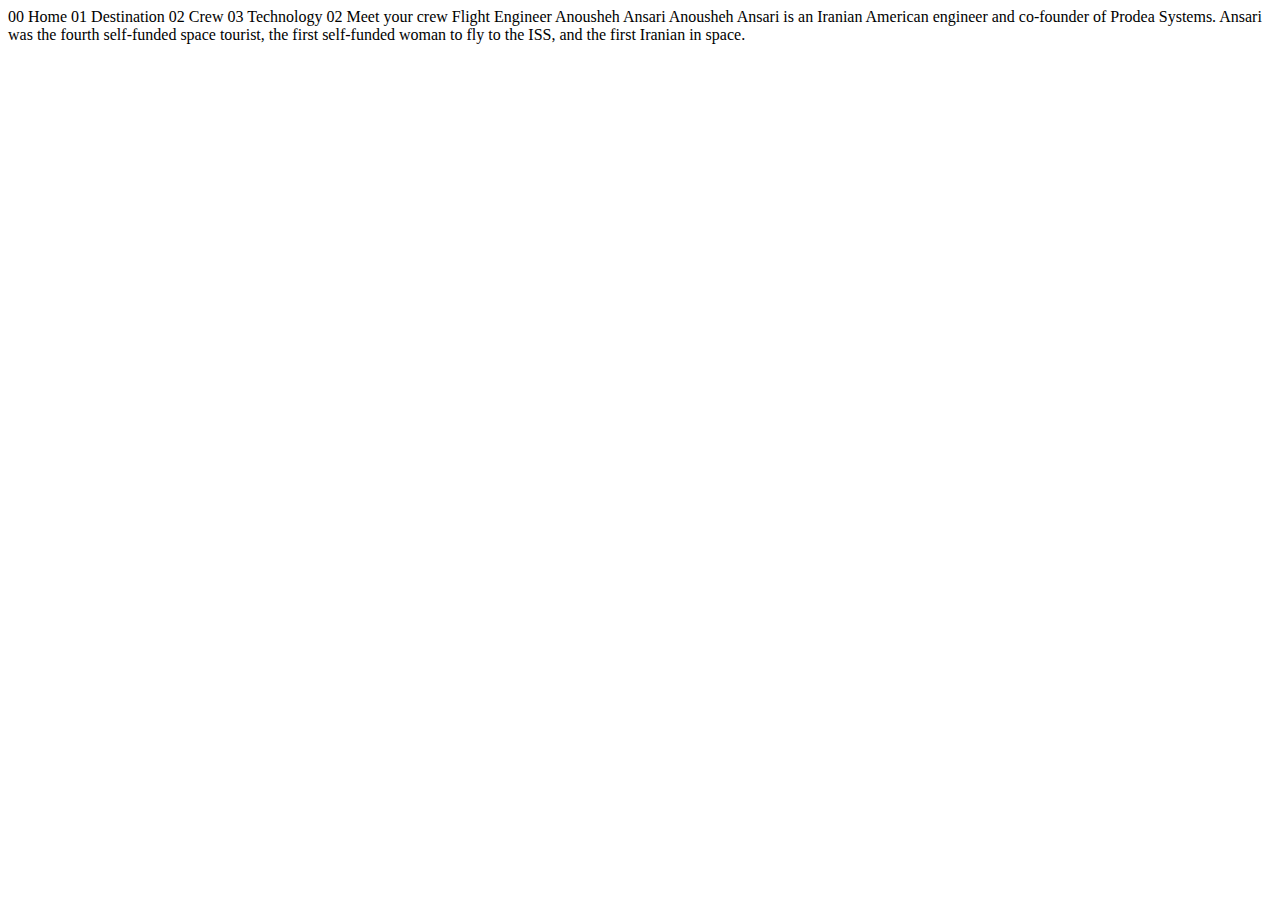
<file: starter-code/crew-engineer.html>
<!DOCTYPE html>
<html lang="en">
<head>
  <meta charset="UTF-8">
  <meta name="viewport" content="width=device-width, initial-scale=1.0">

  <link rel="icon" type="image/png" sizes="32x32" href="./assets/favicon-32x32.png">
  
  <title>Frontend Mentor | Space tourism website</title>
</head>
<body>

  00 Home
  01 Destination
  02 Crew
  03 Technology

  02 Meet your crew

  Flight Engineer
  Anousheh Ansari

  Anousheh Ansari is an Iranian American engineer and co-founder of Prodea Systems. 
  Ansari was the fourth self-funded space tourist, the first self-funded woman to 
  fly to the ISS, and the first Iranian in space. 
</body>
</html>
</file>
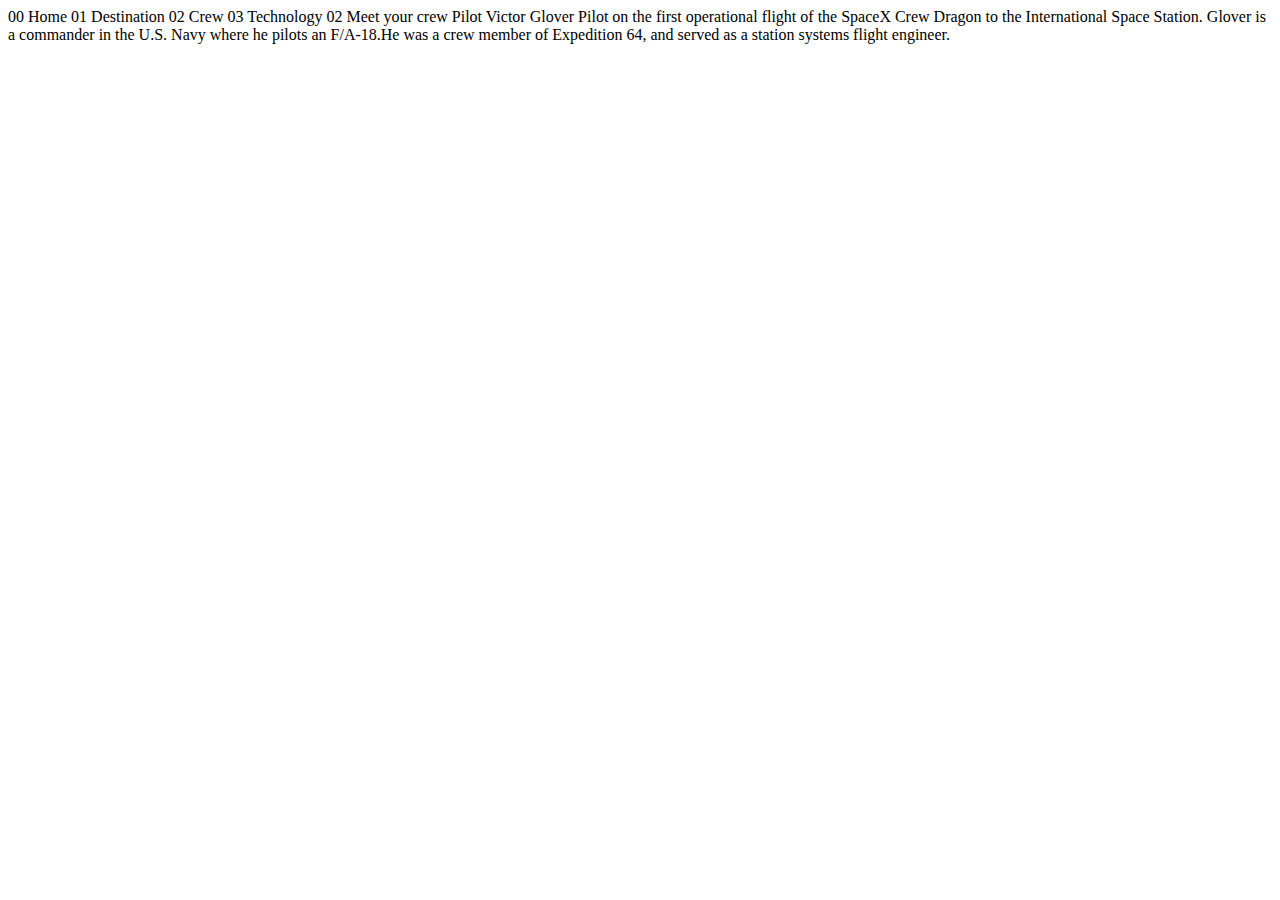
<file: starter-code/crew-pilot.html>
<!DOCTYPE html>
<html lang="en">
<head>
  <meta charset="UTF-8">
  <meta name="viewport" content="width=device-width, initial-scale=1.0">

  <link rel="icon" type="image/png" sizes="32x32" href="./assets/favicon-32x32.png">
  
  <title>Frontend Mentor | Space tourism website</title>
</head>
<body>

  00 Home
  01 Destination
  02 Crew
  03 Technology

  02 Meet your crew

  Pilot
  Victor Glover

  Pilot on the first operational flight of the SpaceX Crew Dragon to the 
  International Space Station. Glover is a commander in the U.S. Navy where 
  he pilots an F/A-18.He was a crew member of Expedition 64, and served as a 
  station systems flight engineer. 
</body>
</html>
</file>
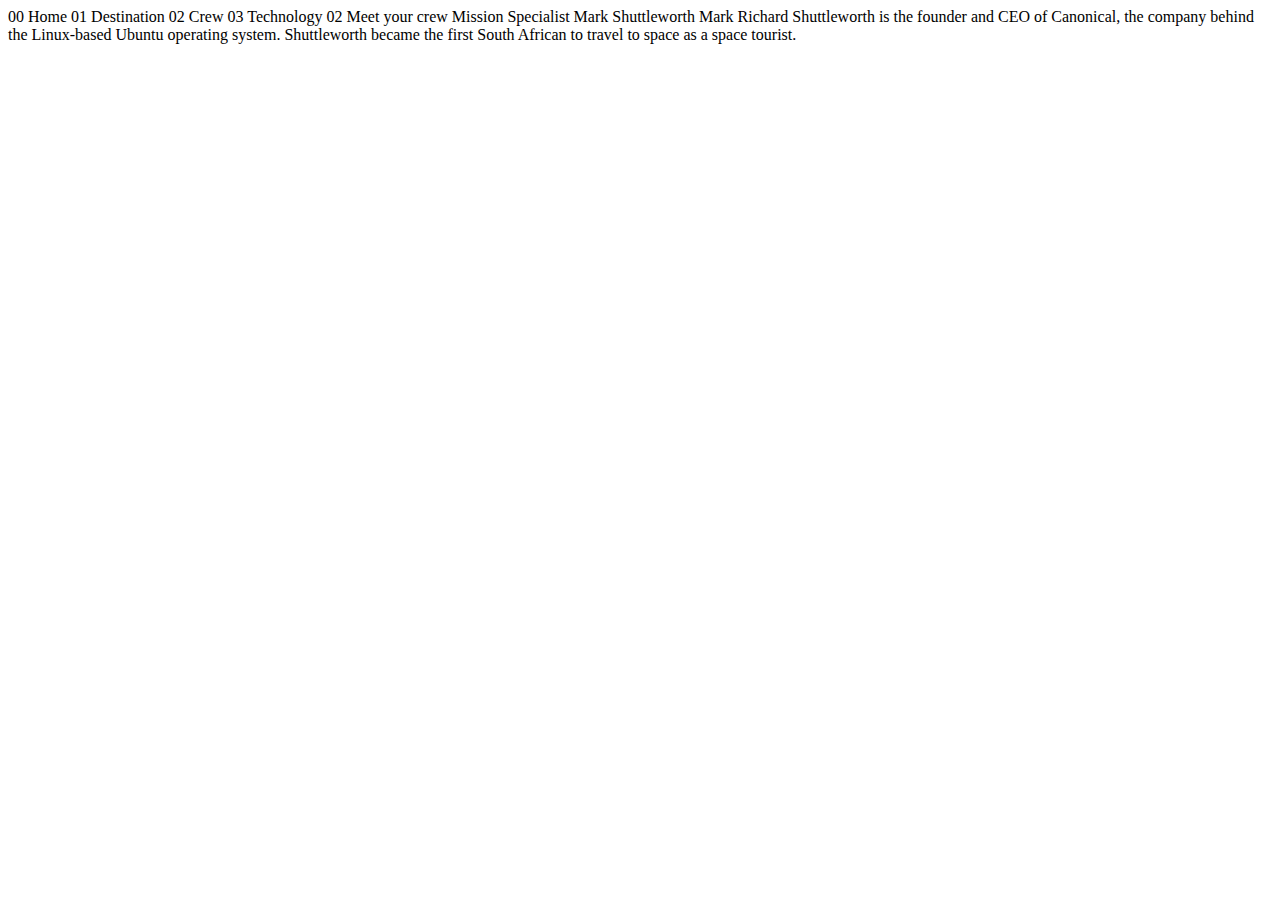
<file: starter-code/crew-specialist.html>
<!DOCTYPE html>
<html lang="en">
<head>
  <meta charset="UTF-8">
  <meta name="viewport" content="width=device-width, initial-scale=1.0">

  <link rel="icon" type="image/png" sizes="32x32" href="./assets/favicon-32x32.png">
  
  <title>Frontend Mentor | Space tourism website</title>
</head>
<body>

  00 Home
  01 Destination
  02 Crew
  03 Technology

  02 Meet your crew

  Mission Specialist
  Mark Shuttleworth

  Mark Richard Shuttleworth is the founder and CEO of Canonical, the company behind 
  the Linux-based Ubuntu operating system. Shuttleworth became the first South 
  African to travel to space as a space tourist.
</body>
</html>
</file>
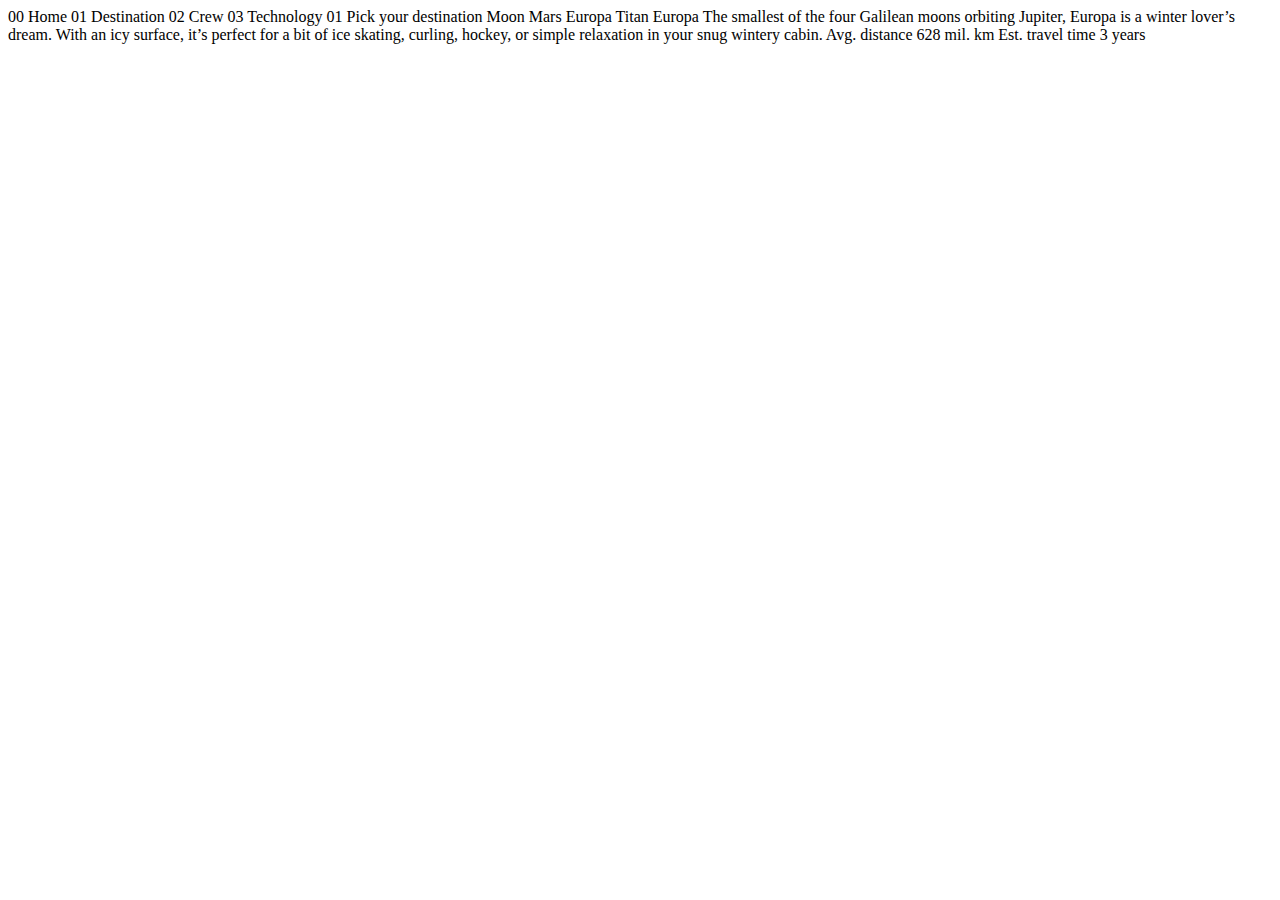
<file: starter-code/destination-europa.html>
<!DOCTYPE html>
<html lang="en">
<head>
  <meta charset="UTF-8">
  <meta name="viewport" content="width=device-width, initial-scale=1.0">

  <link rel="icon" type="image/png" sizes="32x32" href="./assets/favicon-32x32.png">
  
  <title>Frontend Mentor | Space tourism website</title>
</head>
<body>

  00 Home
  01 Destination
  02 Crew
  03 Technology

  01 Pick your destination

  Moon
  Mars
  Europa
  Titan

  Europa

  The smallest of the four Galilean moons orbiting Jupiter, Europa is a 
  winter lover’s dream. With an icy surface, it’s perfect for a bit of 
  ice skating, curling, hockey, or simple relaxation in your snug 
  wintery cabin.

  Avg. distance
  628 mil. km

  Est. travel time
  3 years
</body>
</html>
</file>
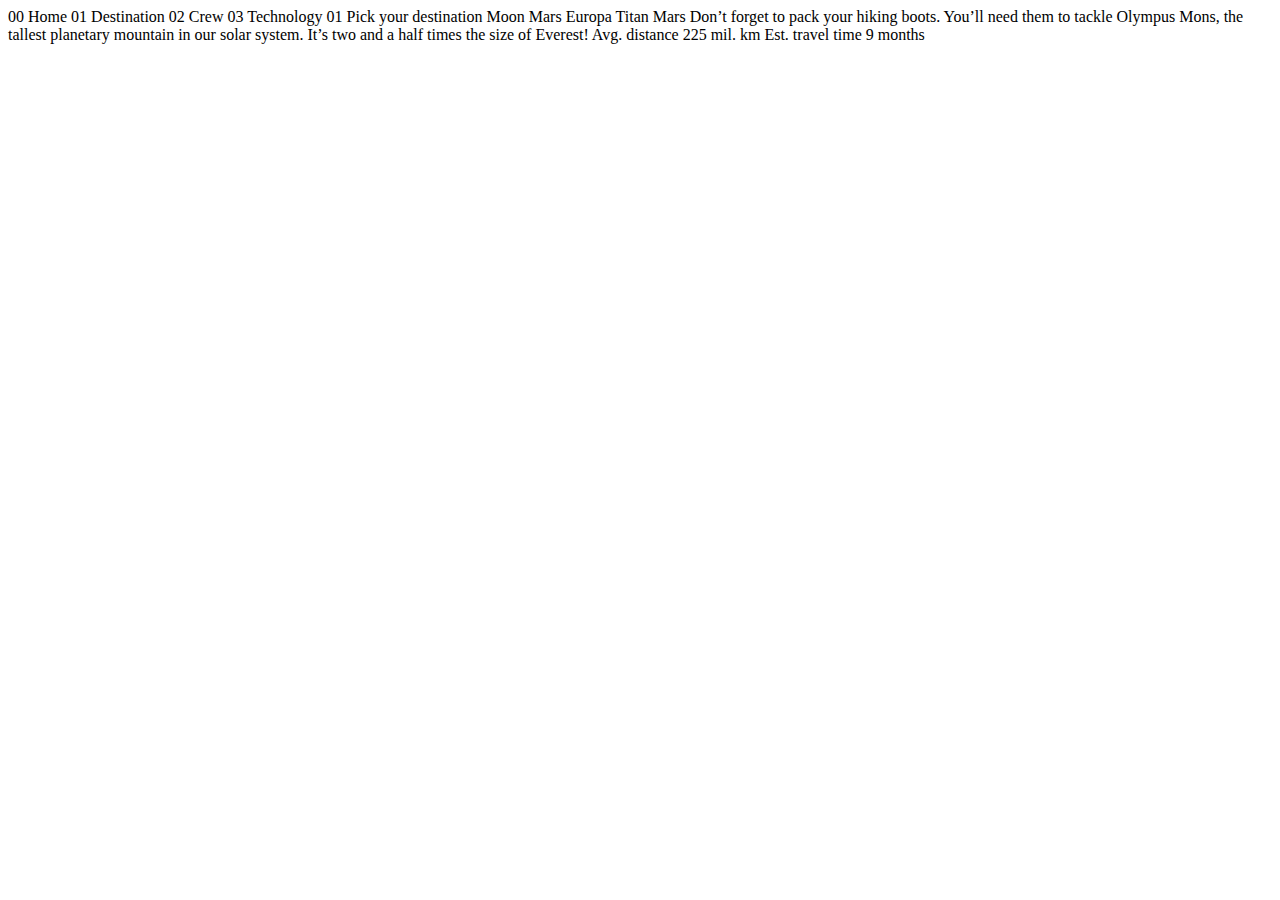
<file: starter-code/destination-mars.html>
<!DOCTYPE html>
<html lang="en">
<head>
  <meta charset="UTF-8">
  <meta name="viewport" content="width=device-width, initial-scale=1.0">

  <link rel="icon" type="image/png" sizes="32x32" href="./assets/favicon-32x32.png">
  
  <title>Frontend Mentor | Space tourism website</title>
</head>
<body>

  00 Home
  01 Destination
  02 Crew
  03 Technology

  01 Pick your destination

  Moon
  Mars
  Europa
  Titan

  Mars

  Don’t forget to pack your hiking boots. You’ll need them to tackle Olympus Mons, 
  the tallest planetary mountain in our solar system. It’s two and a half times 
  the size of Everest!

  Avg. distance
  225 mil. km

  Est. travel time
  9 months
</body>
</html>
</file>
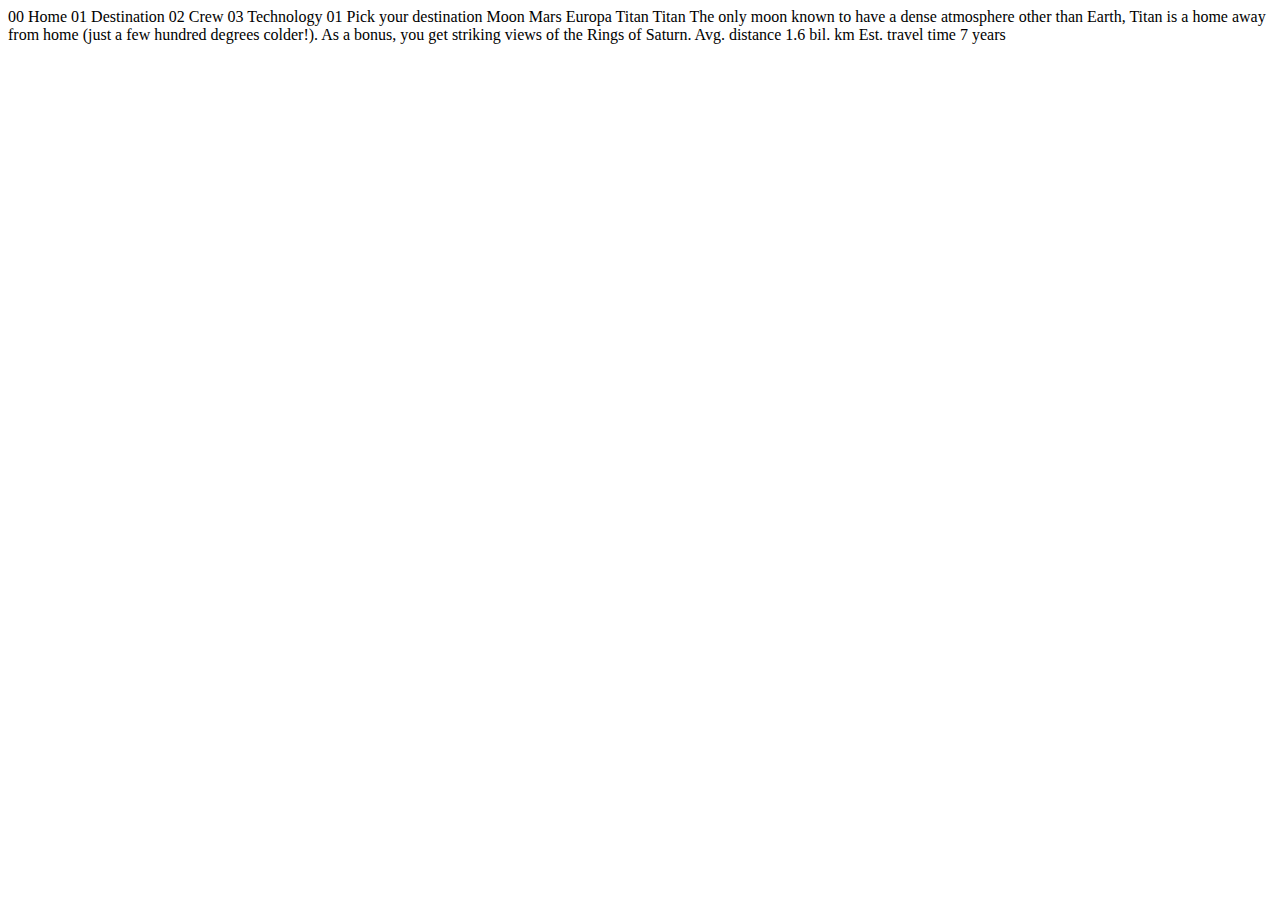
<file: starter-code/destination-titan.html>
<!DOCTYPE html>
<html lang="en">
<head>
  <meta charset="UTF-8">
  <meta name="viewport" content="width=device-width, initial-scale=1.0">

  <link rel="icon" type="image/png" sizes="32x32" href="./assets/favicon-32x32.png">
  
  <title>Frontend Mentor | Space tourism website</title>
</head>
<body>

  00 Home
  01 Destination
  02 Crew
  03 Technology

  01 Pick your destination

  Moon
  Mars
  Europa
  Titan

  Titan

  The only moon known to have a dense atmosphere other than Earth, Titan 
  is a home away from home (just a few hundred degrees colder!). As a 
  bonus, you get striking views of the Rings of Saturn.

  Avg. distance
  1.6 bil. km

  Est. travel time
  7 years
</body>
</html>
</file>
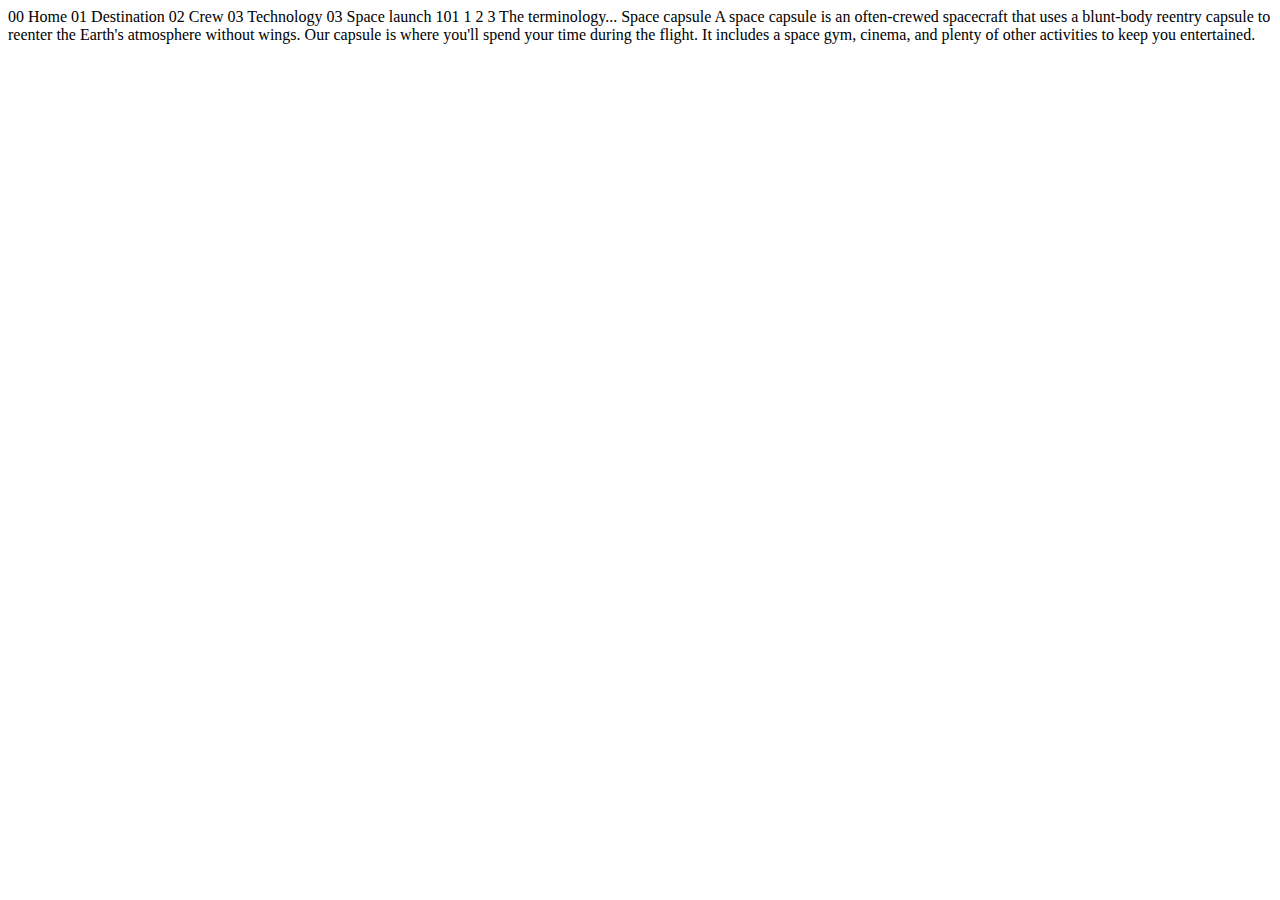
<file: starter-code/technology-capsule.html>
<!DOCTYPE html>
<html lang="en">
<head>
  <meta charset="UTF-8">
  <meta name="viewport" content="width=device-width, initial-scale=1.0">

  <link rel="icon" type="image/png" sizes="32x32" href="./assets/favicon-32x32.png">
  
  <title>Frontend Mentor | Space tourism website</title>
</head>
<body>

  00 Home
  01 Destination
  02 Crew
  03 Technology

  03 Space launch 101

  1
  2
  3

  The terminology...
  Space capsule

  A space capsule is an often-crewed spacecraft that uses a blunt-body reentry 
  capsule to reenter the Earth's atmosphere without wings. Our capsule is where 
  you'll spend your time during the flight. It includes a space gym, cinema, 
  and plenty of other activities to keep you entertained.
</body>
</html>
</file>
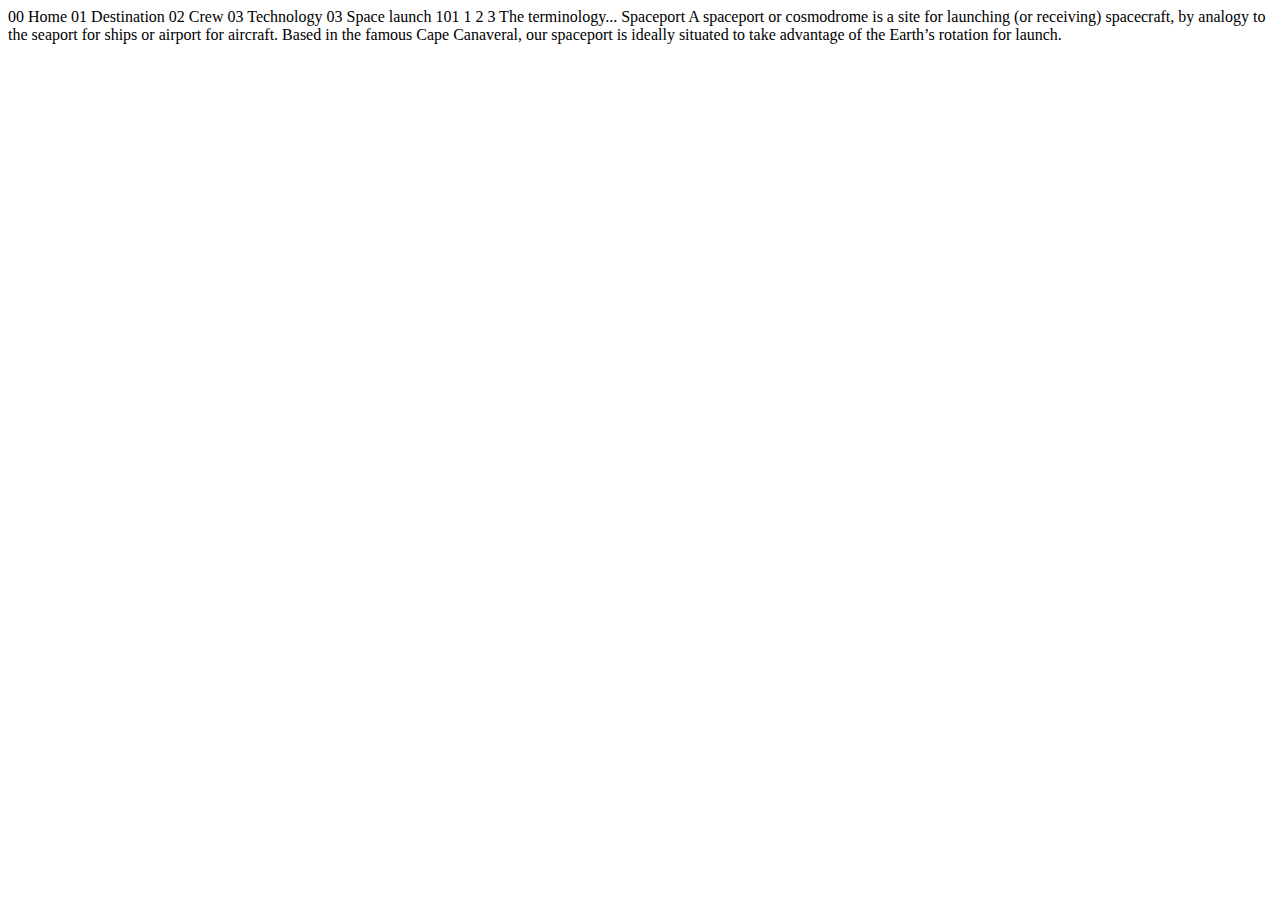
<file: starter-code/technology-spaceport.html>
<!DOCTYPE html>
<html lang="en">
<head>
  <meta charset="UTF-8">
  <meta name="viewport" content="width=device-width, initial-scale=1.0">

  <link rel="icon" type="image/png" sizes="32x32" href="./assets/favicon-32x32.png">
  
  <title>Frontend Mentor | Space tourism website</title>
</head>
<body>

  00 Home
  01 Destination
  02 Crew
  03 Technology

  03 Space launch 101

  1
  2
  3

  The terminology...
  Spaceport

  A spaceport or cosmodrome is a site for launching (or receiving) spacecraft, 
  by analogy to the seaport for ships or airport for aircraft. Based in the 
  famous Cape Canaveral, our spaceport is ideally situated to take advantage 
  of the Earth’s rotation for launch.
</body>
</html>
</file>
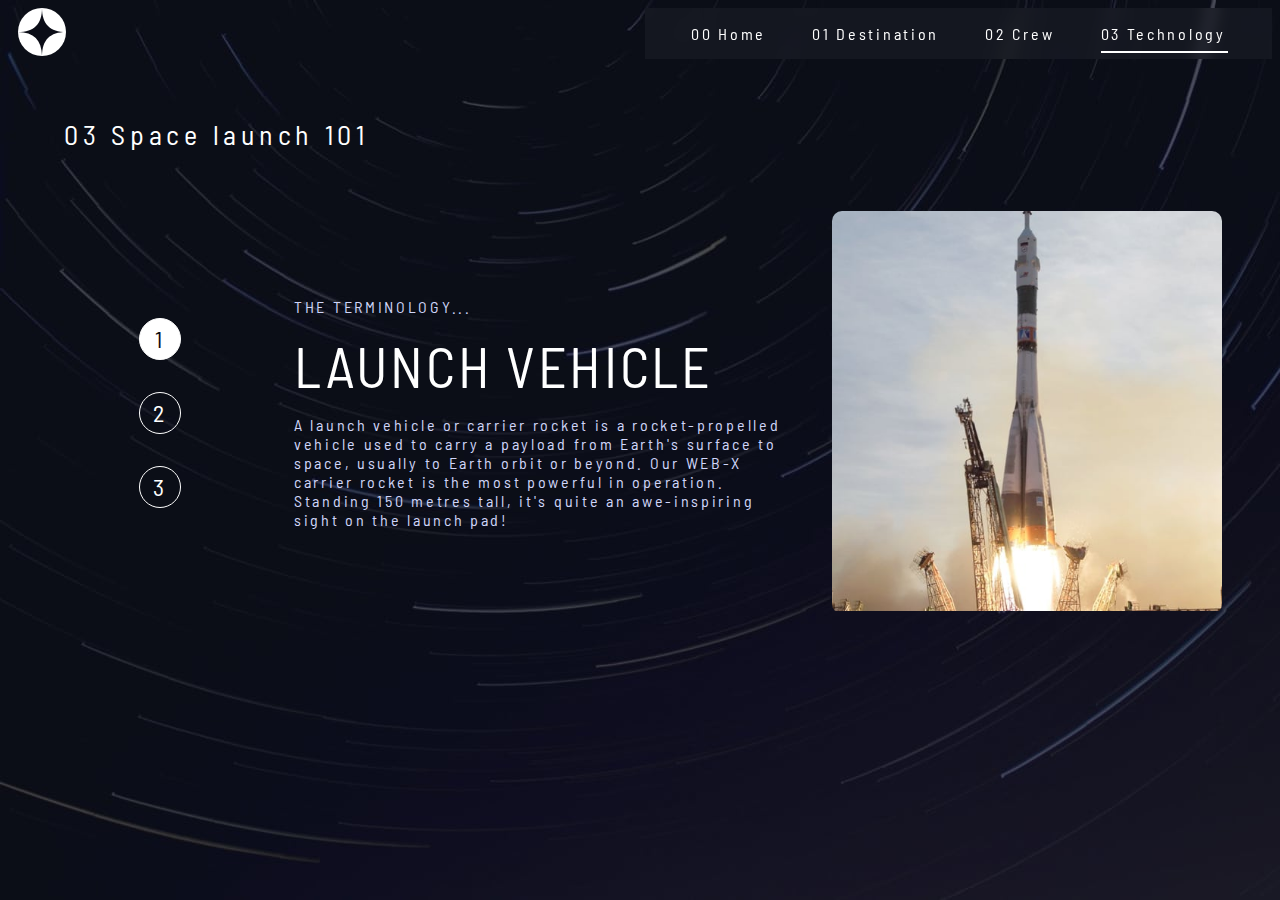
<file: starter-code/technology-vehicle.html>
<!DOCTYPE html>
<html lang="en">
<head>
  <meta charset="UTF-8">
  <meta name="viewport" content="width=device-width, initial-scale=1.0">

  <link rel="icon" type="image/png" sizes="32x32" href="./assets/favicon-32x32.png">
 <link rel="stylesheet" href="./css/technolgy.css">
  <title>Frontend Mentor | Space tourism website</title>
</head>
<body style="background-image: url(./assets/technology/background-technology-desktop.jpg);">

  <main>
    <nav id="nav" class="homeNav">
      <div><img src="./assets/shared/logo.svg" alt=""></div>
      <ul id="navMenu">
        <a  href="./index.html"><span>00</span> Home</a>
        <a href="./destination-moon.html"><span>01</span> Destination</a>
        <a href="./crew-commander.html"><span>02</span> Crew</a>
        <a  class="active" href="./technology-vehicle.html"><span>03</span> Technology</a>
      </ul>
    </nav>
    <div class="main">
      <div class="launch"> 03 Space launch 101</div>
      <div class="mainInfo">
        <div class="buttonNo">
          <div data-id="0" class="btn act">1</div>
          <div data-id="1" class="btn">2</div>
          <div data-id="2" class="btn">3</div>
        </div>
        <div class="txt">
          <div class="mid"> The terminology...</div>
          <div class="big">Launch vehicle</div>
          <div class="small"> A launch vehicle or carrier rocket is a rocket-propelled vehicle used to carry a
            payload from Earth's surface to space, usually to Earth orbit or beyond. Our
            WEB-X carrier rocket is the most powerful in operation. Standing 150 metres tall,
            it's quite an awe-inspiring sight on the launch pad!</div>
        </div>
        <div class="img"><img id="vehImg" src="./assets/technology/image-launch-vehicle-portrait.jpg" alt="" srcset=""></div>
      </div>
    </div>
    </main>

    <script src="./js/technology.js"></script>
<!-- 00 Home
  01 Destination
  02 Crew
  03 Technology

  03 Space launch 101

  1
  2
  3

  The terminology...
  Launch vehicle

  A launch vehicle or carrier rocket is a rocket-propelled vehicle used to carry a
  payload from Earth's surface to space, usually to Earth orbit or beyond. Our
  WEB-X carrier rocket is the most powerful in operation. Standing 150 metres tall,
  it's quite an awe-inspiring sight on the launch pad! -->
</body>
</html>
</file>
<file: starter-code/css/technolgy.css>
@import url('https://fonts.googleapis.com/css2?family=Barlow+Semi+Condensed&display=swap');
*{
    margin: 0px;
    padding: 0px;
    font-family: 'Barlow Semi Condensed', sans-serif;
}
body{
    width: 100%;
    max-width: 1440px;
    font-size: 16px;
    color:  #ffffff;
    letter-spacing: 2.704px;
    background-repeat: no-repeat;
    background-size:1440px;
}


.homeNav{
    width: 98%;
    max-width: 1440px;
    display: flex;
    margin: auto;
    margin-right: 0rem;
    padding: 0.5rem;
    justify-content: space-between;
}
#nav a{
    text-decoration: none;
    font-size: 1rem;
    color:  #ffffff;
    letter-spacing: 2.704px;
    position: relative;
}


.active::before{
    content: '';
    position: absolute;
    margin: 0 auto;
    bottom: -10px;
    left: 0px;
    right: 0px;
    width: 100%;
    border: 1px solid ;
    color: #ffffff;
}
#navMenu{
    background-color: rgba(255,255,255,.04);
    backdrop-filter: blur(8px);
    display: flex;
    width: 50%;
    justify-content: space-evenly;
    align-items: center;
}
main{
    display: grid;
    row-gap: 50px;
}

/* *************main*********** */
.main{
    width: 90%;
    display: grid;
    margin: auto;
    row-gap: 60px;
}
.mainInfo{
    display: grid;
    grid-template-columns: 0.5fr 1.5fr 1fr;
    margin:auto;
    position: relative;   
    justify-content: space-evenly; 
}
.launch{
    font-size: 1.75rem;
letter-spacing: 4.732px;
color: #ffffff;
}
.buttonNo{
    display: grid;
   margin: auto;
    align-items: center;
    justify-content: center;
    margin-right: auto;   
}
.act{
    background-color: #ffffff;
    color: #0b0d17;
}
.btn{
    margin: 1rem;
border-radius: 50%;
width: 40px;
height: 40px;
overflow: hidden;
font-size: 1.5rem;
letter-spacing: 2.016px;
border: 1px solid #ffffff;
display: grid;
justify-content: center;
align-items: center;
}
.txt{
    width: 500px;
    display: grid;
    row-gap: 1rem;
    margin: auto;
    font-size: 1rem;
letter-spacing: 2.704px;
color: #d0d6f9;
}
.mid{
   text-transform: uppercase;
}
.big{
    font-size: 3.5rem;
color: #ffffff;
text-transform: uppercase;
}
.img{
    margin: auto;
    overflow: hidden;
    top: -10%;
    border-radius: 10px;
}
.img img{
    width:390px;
    height: 400px;
}




/* ******************tab view******************* */

@media only screen and (max-width: 800px){
    body{
       background-image: url(/assets/home/background-home-tablet.jpg);
    }

    #navMenu span{
        visibility: hidden;
    }
    #navMenu{
        width: 60%;
    }
    .active::before{
        width: 40%;
        left: 10px;
    }
    
}
</file>
